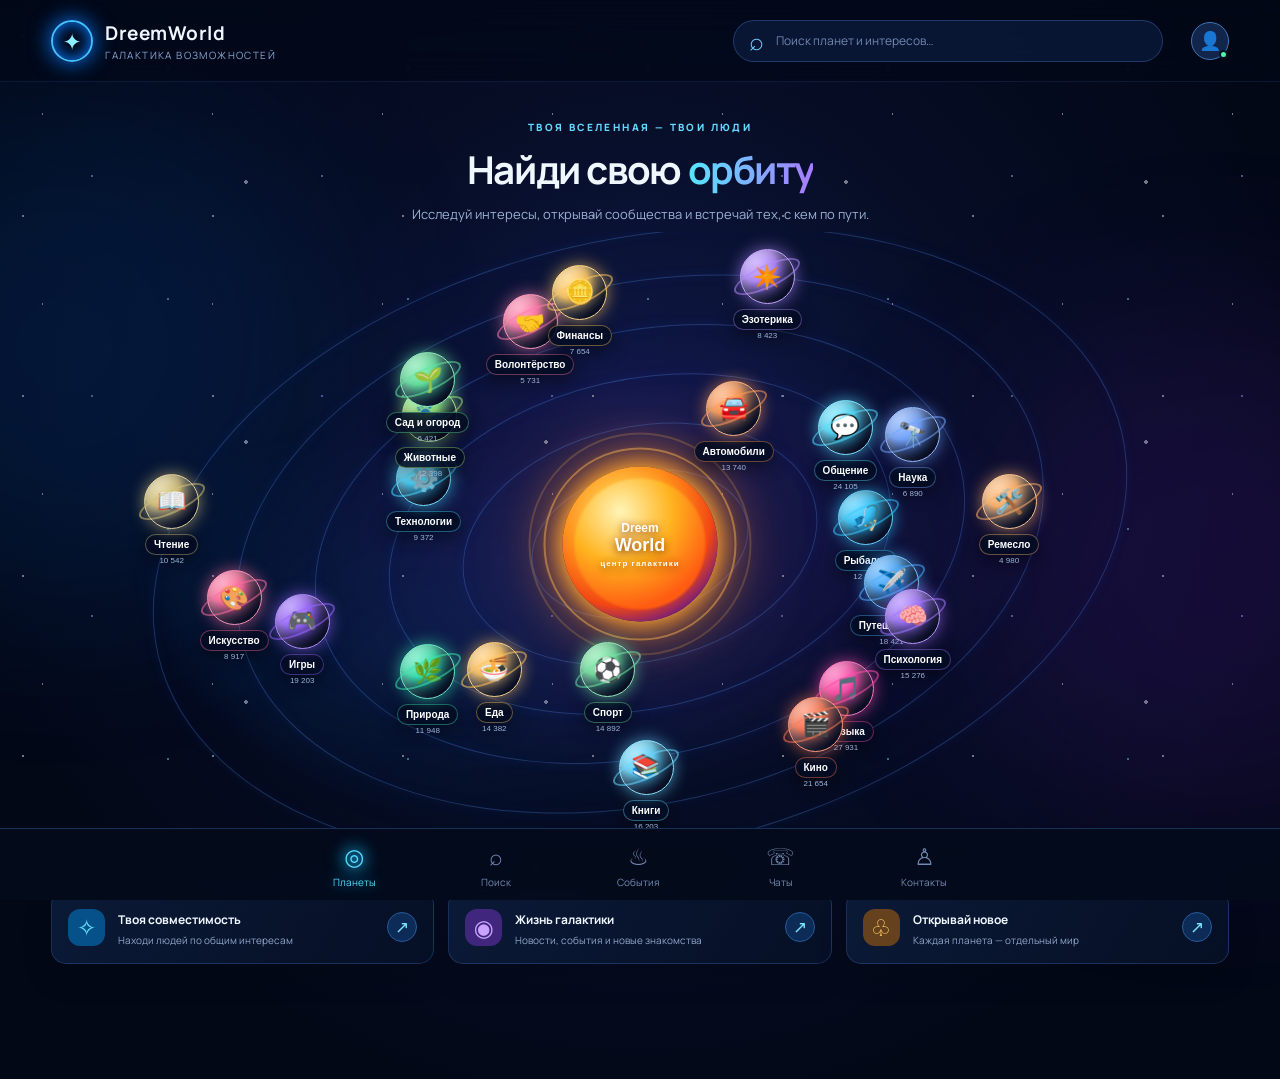
<file: html prototype/index.html>
<!doctype html>
<html lang="ru">
<head>
  <meta charset="utf-8">
  <meta name="viewport" content="width=device-width, initial-scale=1">
  <meta name="theme-color" content="#030817">
  <meta name="description" content="DreemWorld — интерактивная галактика интересов.">
  <title>DreemWorld — Галактика возможностей</title>
  <link rel="stylesheet" href="style.css">
</head>
<body>
  <div class="space-glow glow-one"></div><div class="space-glow glow-two"></div>
  <header class="topbar">
    <a class="brand" href="#" aria-label="DreemWorld — главная">
      <span class="brand-orbit">✦</span>
      <span><b>DreemWorld</b><small>Галактика возможностей</small></span>
    </a>
    <label class="search"><span>⌕</span><input id="planetSearch" type="search" placeholder="Поиск планет и интересов…" autocomplete="off"></label>
    <button class="profile" aria-label="Профиль">👤<i></i></button>
  </header>

  <main>
    <section class="intro">
      <p class="eyebrow">ТВОЯ ВСЕЛЕННАЯ — ТВОИ ЛЮДИ</p>
      <h1>Найди свою <span>орбиту</span></h1>
      <p class="intro-copy">Исследуй интересы, открывай сообщества и встречай тех, с кем по пути.</p>
    </section>

    <section class="galaxy-wrap" aria-label="Интерактивная галактика планет интересов">
      <div class="galaxy" id="galaxy">
        <div class="nebula"></div>
        <div class="orbit orbit-1"></div><div class="orbit orbit-2"></div>
        <div class="orbit orbit-3"></div><div class="orbit orbit-4"></div>
        <div class="orbit orbit-5"></div><div class="orbit orbit-6"></div>
        <button class="sun" id="sunButton" aria-label="Открыть центр галактики">
          <span class="sun-corona"></span><span class="sun-core"></span>
          <span class="sun-label">Dreem<span>World</span><small>центр галактики</small></span>
        </button>
        <div class="planet-layer" id="planetLayer"></div>
        <div class="galaxy-hint"><span class="hint-dot"></span> Нажми на планету, чтобы исследовать её</div>
      </div>
    </section>

    <section class="quick-panels">
      <article class="quick-card">
        <span class="quick-icon">✧</span><div><b>Твоя совместимость</b><p>Находи людей по общим интересам</p></div><button data-open="Поиск" class="arrow-btn" aria-label="Перейти к поиску">↗</button>
      </article>
      <article class="quick-card">
        <span class="quick-icon purple">◉</span><div><b>Жизнь галактики</b><p>Новости, события и новые знакомства</p></div><button data-open="События" class="arrow-btn" aria-label="Открыть события">↗</button>
      </article>
      <article class="quick-card">
        <span class="quick-icon gold">♧</span><div><b>Открывай новое</b><p>Каждая планета — отдельный мир</p></div><button id="randomPlanet" class="arrow-btn" aria-label="Случайная планета">↗</button>
      </article>
    </section>
  </main>

  <nav class="bottom-nav" aria-label="Основная навигация">
    <button class="active" data-nav="Планеты"><span>◎</span>Планеты</button>
    <button data-nav="Поиск"><span>⌕</span>Поиск</button>
    <button data-nav="События"><span>♨</span>События</button>
    <button data-nav="Чаты"><span>☏</span>Чаты</button>
    <button data-nav="Контакты"><span>♙</span>Контакты</button>
  </nav>

  <div class="modal-backdrop" id="modalBackdrop" hidden>
    <section class="planet-modal" role="dialog" aria-modal="true" aria-labelledby="modalTitle">
      <button class="close-modal" id="closeModal" aria-label="Закрыть">×</button>
      <div class="modal-hero" id="modalHero"><span class="modal-planet-icon" id="modalIcon">🎣</span><div><p class="eyebrow">МИР ИНТЕРЕСОВ</p><h2 id="modalTitle">Рыбалка</h2><p id="modalSubtitle">Природа, трофеи, эмоции</p><small id="modalMembers">12 842 участника</small></div></div>
      <div class="modal-tabs"><button class="selected">Главная</button><button data-tab="Виды">Виды интереса</button><button data-tab="Новости">Новости</button><button data-tab="Люди">Люди</button><button data-tab="События">События</button></div>
      <div class="modal-content">
        <article class="feature-story"><span class="story-art" id="storyArt">🌅</span><div><span class="story-tag">ИСТОРИЯ СООБЩЕСТВА</span><h3 id="storyTitle">Улов дня</h3><p id="storyText">Делись впечатлениями, задавай вопросы и находи единомышленников.</p><button class="primary-btn" id="joinCommunity">Войти в сообщество <span>→</span></button></div></article>
        <h3 class="section-heading" id="subsectionsHeading">Исследуй направления</h3>
        <div class="subtopic-grid" id="subtopicGrid"></div>
        <div class="modal-footer-note">Здесь могут появляться публикации участников, встречи, карта мест и тематические чаты.</div>
      </div>
    </section>
  </div>
  <div class="toast" id="toast" role="status" aria-live="polite"></div>
  <script src="app.js"></script>
</body>
</html>
</file>
<file: html prototype/style.css>
@import url('https://fonts.googleapis.com/css2?family=Manrope:wght@400;500;600;700;800&display=swap');
:root{--bg:#030817;--panel:rgba(8,20,48,.86);--line:rgba(91,155,255,.28);--cyan:#42d8ff;--text:#eff7ff;--muted:#91a8ca;--purple:#9a62ff}
*{box-sizing:border-box}html{scroll-behavior:smooth}body{margin:0;min-height:100vh;background:radial-gradient(ellipse at 50% 40%,#10194a 0,#060d25 38%,var(--bg) 76%);color:var(--text);font-family:Manrope,system-ui,sans-serif;overflow-x:hidden}
body:before{content:"";position:fixed;inset:0;pointer-events:none;opacity:.45;background-image:radial-gradient(1px 1px at 12% 20%,#fff 99%,transparent),radial-gradient(1px 1px at 70% 30%,#9bdcff 99%,transparent),radial-gradient(2px 2px at 82% 70%,#fff 99%,transparent),radial-gradient(1px 1px at 40% 80%,#a9b8ff 99%,transparent),radial-gradient(1px 1px at 25% 60%,#fff 99%,transparent);background-size:190px 180px,240px 230px,300px 260px,230px 220px,170px 190px;z-index:-1}
.space-glow{position:fixed;width:40vw;height:40vw;filter:blur(100px);opacity:.12;pointer-events:none;border-radius:50%;z-index:-1}.glow-one{background:#087bff;top:10%;left:-15%}.glow-two{background:#922bff;right:-15%;top:35%}
.topbar{height:82px;display:flex;align-items:center;gap:28px;padding:0 clamp(18px,4vw,64px);border-bottom:1px solid rgba(94,147,255,.13);background:rgba(3,8,23,.66);backdrop-filter:blur(18px);position:sticky;top:0;z-index:5}
.brand{display:flex;align-items:center;gap:12px;color:inherit;text-decoration:none;min-width:260px}.brand-orbit{display:grid;place-items:center;width:42px;height:42px;border:2px solid #42bfff;border-radius:50%;color:#8cf0ff;box-shadow:0 0 22px #087bff,inset 0 0 15px #087bff;font-size:23px}.brand b{display:block;font-size:19px;letter-spacing:.5px}.brand small{display:block;color:#8ba6d0;font-size:10px;margin-top:2px;letter-spacing:1.4px;text-transform:uppercase}
.search{margin-left:auto;display:flex;align-items:center;gap:10px;width:min(430px,45vw);height:42px;border:1px solid var(--line);border-radius:30px;background:rgba(11,25,58,.8);padding:0 15px;color:#70caff;font-size:25px}.search input{min-width:0;width:100%;outline:0;border:0;background:transparent;color:white;font:inherit;font-size:12px}.search input::placeholder{color:#7188b2}.profile{position:relative;border:1px solid #3d76bb;background:#12254b;width:38px;height:38px;border-radius:50%;font-size:18px}.profile i{position:absolute;right:0;bottom:0;width:9px;height:9px;border-radius:50%;background:#51f4a4;border:2px solid #081128}
main{max-width:1500px;margin:auto;padding:28px clamp(16px,4vw,60px) 115px}.intro{text-align:center;margin:10px auto 8px}.eyebrow{color:#63d9ff;font-size:10px;font-weight:800;letter-spacing:2.4px;margin:0 0 9px}.intro h1{font-size:clamp(26px,3vw,42px);margin:0;letter-spacing:-1.4px}.intro h1 span{background:linear-gradient(90deg,#54e7ff,#a97aff);color:transparent;background-clip:text}.intro-copy{color:#9bb0d2;font-size:13px;margin:9px 0}
.galaxy-wrap{display:flex;justify-content:center}.galaxy{position:relative;width:min(100%,1080px);height:clamp(430px,56vw,650px);min-height:430px;overflow:hidden;isolation:isolate}.nebula{position:absolute;inset:6% 5%;border-radius:50%;background:radial-gradient(ellipse,#6b39d42b 0,transparent 58%),radial-gradient(ellipse at 25% 65%,#087dff1c,transparent 40%);filter:blur(15px)}
.orbit{position:absolute;left:50%;top:48%;border:1px solid rgba(86,151,255,.28);border-radius:50%;transform:translate(-50%,-50%) rotate(-13deg);box-shadow:0 0 13px #315eff12,inset 0 0 15px #315eff0b}.orbit-1{width:220px;height:145px}.orbit-2{width:360px;height:235px}.orbit-3{width:510px;height:330px}.orbit-4{width:660px;height:425px}.orbit-5{width:820px;height:520px}.orbit-6{width:990px;height:610px}
.sun{position:absolute;left:50%;top:48%;transform:translate(-50%,-50%);width:clamp(105px,14vw,155px);aspect-ratio:1;border:0;border-radius:50%;background:radial-gradient(circle at 38% 32%,#fff9be 0,#ffd04d 15%,#ff8a19 42%,#f24713 63%,#7a1e76 78%,transparent 80%);box-shadow:0 0 22px #ffae31,0 0 55px #ff8b24,0 0 100px #ff6b1c66;cursor:pointer;z-index:2;animation:sunPulse 4s ease-in-out infinite}.sun:before,.sun:after{content:"";position:absolute;inset:-12%;border:2px solid #ffb74b77;border-radius:50%;animation:corona 14s linear infinite}.sun:after{inset:-22%;border-color:#ffb74b35;animation-direction:reverse;animation-duration:22s}.sun-core{position:absolute;inset:8%;border-radius:50%;background:radial-gradient(circle at 35% 25%,#fff5b8,#ffb31f 40%,#ff5c12 75%);filter:blur(1px)}.sun-label{position:absolute;inset:0;display:flex;align-items:center;justify-content:center;flex-direction:column;font-size:12px;font-weight:800;color:#fff;text-shadow:0 2px 8px #7b2800;z-index:1}.sun-label span{font-size:18px}.sun-label small{font-size:8px;letter-spacing:1px;margin-top:3px}.planet-layer{position:absolute;inset:0}
.planet{--planet-color:#48d9ff;position:absolute;left:50%;top:48%;width:88px;height:94px;display:flex;flex-direction:column;align-items:center;gap:5px;transform:translate(-50%,-50%);border:0;background:none;color:white;cursor:pointer;z-index:3;transition:filter .25s;animation:planetFloat 4s ease-in-out infinite}.planet:hover,.planet:focus-visible{filter:brightness(1.3);z-index:4;outline:none}.planet:hover .planet-ball{transform:scale(1.13);box-shadow:0 0 28px var(--planet-color),inset -8px -8px 17px #0009}.planet-ball{position:relative;display:grid;place-items:center;width:55px;height:55px;border-radius:50%;font-size:24px;border:1px solid color-mix(in srgb,var(--planet-color),white 25%);background:radial-gradient(circle at 30% 25%,color-mix(in srgb,var(--planet-color),white 35%),var(--planet-color) 34%,#101b48 76%);box-shadow:0 0 16px color-mix(in srgb,var(--planet-color),transparent 35%),inset -8px -8px 17px #0009,inset 5px 5px 12px #ffffff55;transition:.25s}.planet-ball:after{content:"";position:absolute;width:68px;height:19px;border:2px solid color-mix(in srgb,var(--planet-color),transparent 22%);border-radius:50%;transform:rotate(-25deg);opacity:.7}.planet-name{font-size:10px;font-weight:800;white-space:nowrap;padding:4px 8px;border:1px solid color-mix(in srgb,var(--planet-color),transparent 60%);border-radius:15px;background:rgba(4,13,36,.9);box-shadow:0 5px 18px #0007}.planet-count{font-size:8px;color:#9cb5da;margin-top:-4px;white-space:nowrap}.planet.hidden{display:none}
.galaxy-hint{position:absolute;bottom:10px;left:50%;transform:translateX(-50%);color:#819bc5;font-size:10px;white-space:nowrap}.hint-dot{display:inline-block;width:6px;height:6px;background:#53e6ff;border-radius:50%;box-shadow:0 0 8px #53e6ff;margin-right:6px}
.quick-panels{display:grid;grid-template-columns:repeat(3,1fr);gap:14px;margin-top:8px}.quick-card{display:flex;align-items:center;gap:13px;padding:16px;border:1px solid rgba(81,141,240,.25);border-radius:15px;background:linear-gradient(120deg,#0c1c3bdf,#071127d9);box-shadow:0 12px 32px #0002}.quick-icon{display:grid;place-items:center;flex-shrink:0;width:37px;height:37px;border-radius:12px;background:#07518a;color:#65e4ff;font-size:23px}.quick-icon.purple{background:#40277d;color:#c9a3ff}.quick-icon.gold{background:#65411d;color:#ffd16a}.quick-card b{font-size:12px}.quick-card p{font-size:10px;color:#91a7ca;margin:4px 0 0}.arrow-btn{margin-left:auto;flex-shrink:0;width:30px;height:30px;border:1px solid #275b9c;border-radius:50%;background:#0c2b56;color:#7de6ff;font-size:17px;cursor:pointer}.bottom-nav{position:fixed;z-index:6;bottom:0;left:0;right:0;display:flex;justify-content:center;gap:clamp(10px,7vw,100px);padding:10px 12px max(10px,env(safe-area-inset-bottom));background:#040b1beF;border-top:1px solid #24518b88;backdrop-filter:blur(18px)}.bottom-nav button{display:flex;flex-direction:column;align-items:center;gap:3px;border:0;background:none;color:#738ab2;font:inherit;font-size:10px;min-width:50px;cursor:pointer}.bottom-nav button span{font-size:23px}.bottom-nav button.active{color:#57dcff;text-shadow:0 0 15px #21baff}.bottom-nav button.active span{filter:drop-shadow(0 0 8px #00bfff)}
.modal-backdrop{position:fixed;inset:0;z-index:20;display:grid;place-items:center;padding:18px;background:#020611d9;backdrop-filter:blur(12px);overflow-y:auto}.modal-backdrop[hidden]{display:none}.planet-modal{position:relative;width:min(900px,100%);max-height:min(90vh,900px);overflow:auto;border:1px solid #3376bb88;border-radius:22px;background:linear-gradient(145deg,#0b1b3b,#050b1d 70%);box-shadow:0 0 70px #166bff22}.close-modal{position:absolute;right:16px;top:14px;z-index:2;border:1px solid #80baff55;border-radius:50%;width:35px;height:35px;background:#06152ccc;color:#fff;font-size:24px;cursor:pointer}.modal-hero{display:flex;align-items:center;gap:20px;padding:28px 28px 22px;background:radial-gradient(ellipse at 20% 0,#0c5a9b77,transparent 60%),linear-gradient(90deg,#0a1b3a,#0b1330)}.modal-planet-icon{display:grid;place-items:center;flex-shrink:0;width:82px;height:82px;border:1px solid #56cfff;border-radius:50%;font-size:38px;background:radial-gradient(circle at 30% 20%,#5be8ff,#14509e 60%,#07132b);box-shadow:0 0 30px #128dff88}.modal-hero h2{margin:0;font-size:clamp(24px,4vw,36px)}.modal-hero p:not(.eyebrow){color:#afc3e5;margin:6px 0;font-size:13px}.modal-hero small{color:#63e9b0;font-size:11px}.modal-tabs{display:flex;gap:5px;padding:0 20px 14px;border-bottom:1px solid #31527c66;overflow-x:auto}.modal-tabs button{white-space:nowrap;border:0;border-radius:20px;padding:10px 14px;background:transparent;color:#94add2;font:inherit;font-size:11px;cursor:pointer}.modal-tabs button.selected,.modal-tabs button:hover{background:#087bd7;color:#fff;box-shadow:0 0 15px #087bd744}.modal-content{padding:20px 24px 24px}.feature-story{display:grid;grid-template-columns:150px 1fr;gap:18px;align-items:center;padding:16px;border:1px solid #3674b355;border-radius:15px;background:linear-gradient(110deg,#0c2c52,#0b1630)}.story-art{display:grid;place-items:center;min-height:130px;border-radius:11px;font-size:60px;background:radial-gradient(circle at 50% 40%,#1a74b9,#08152f 70%)}.story-tag{font-size:9px;letter-spacing:1.5px;color:#5be2ff;font-weight:800}.feature-story h3{margin:6px 0;font-size:19px}.feature-story p{font-size:12px;color:#9cb2d6;line-height:1.6;margin:0 0 12px}.primary-btn{border:0;border-radius:22px;background:linear-gradient(90deg,#087fe8,#7353ff);color:white;padding:10px 16px;font:inherit;font-size:11px;font-weight:800;cursor:pointer}.primary-btn span{margin-left:12px}.section-heading{font-size:15px;margin:23px 0 12px}.subtopic-grid{display:grid;grid-template-columns:repeat(4,1fr);gap:10px}.subtopic{border:1px solid #315c8b88;border-radius:12px;padding:14px 10px;background:#0b1b36;text-align:left;color:white;cursor:pointer;transition:.2s}.subtopic:hover{border-color:#4cdcff;transform:translateY(-2px);background:#10284b}.subtopic span{font-size:23px;display:block;margin-bottom:8px}.subtopic b{font-size:11px;display:block}.subtopic small{font-size:9px;color:#8ea8ce;display:block;margin-top:4px}.modal-footer-note{font-size:10px;color:#6f89b4;line-height:1.6;margin-top:18px}.toast{position:fixed;z-index:30;left:50%;bottom:85px;transform:translate(-50%,20px);opacity:0;pointer-events:none;padding:12px 18px;border:1px solid #3a9cdb;border-radius:30px;background:#0b1d3a;color:#e9f9ff;font-size:12px;box-shadow:0 0 30px #007bff33;transition:.25s}.toast.show{opacity:1;transform:translate(-50%,0)}
@keyframes sunPulse{0%,100%{filter:brightness(1)}50%{filter:brightness(1.16)}}@keyframes corona{to{transform:rotate(360deg)}}@keyframes planetFloat{0%,100%{margin-top:0}50%{margin-top:-5px}}
@media(max-width:800px){.topbar{height:68px;gap:12px;padding:0 14px}.brand{min-width:0}.brand b{font-size:16px}.brand small{font-size:8px}.brand-orbit{width:35px;height:35px}.search{width:auto;flex:1}.search input{font-size:10px}.profile{width:34px;height:34px}.intro{margin-top:20px}.intro-copy{max-width:360px;margin-left:auto;margin-right:auto;line-height:1.6}.galaxy{height:clamp(460px,115vw,570px);min-height:460px}.orbit-1{width:150px;height:100px}.orbit-2{width:240px;height:160px}.orbit-3{width:330px;height:220px}.orbit-4{width:420px;height:280px}.orbit-5{width:510px;height:340px}.orbit-6{width:600px;height:400px}.planet{width:66px;height:78px}.planet-ball{width:43px;height:43px;font-size:19px}.planet-ball:after{width:53px;height:14px}.planet-name{font-size:8px;padding:3px 6px}.planet-count{font-size:7px}.sun{width:100px}.sun-label{font-size:9px}.sun-label span{font-size:14px}.sun-label small{font-size:6px}.quick-panels{grid-template-columns:1fr;gap:8px}.quick-card{padding:12px}.quick-card p{font-size:10px}.bottom-nav{gap:0;justify-content:space-around}.bottom-nav button{min-width:44px}.bottom-nav button span{font-size:21px}.feature-story{grid-template-columns:90px 1fr;gap:12px;padding:12px}.story-art{min-height:110px;font-size:42px}.modal-content{padding:14px}.modal-hero{padding:25px 16px 18px;gap:12px}.modal-planet-icon{width:60px;height:60px;font-size:30px}.modal-tabs{padding-left:10px}.subtopic-grid{grid-template-columns:repeat(2,1fr)}}
@media(max-width:390px){.brand small{display:none}.search{padding:0 10px}.galaxy{margin-left:-12px;margin-right:-12px}.planet{transform:translate(-50%,-50%) scale(.9)}.modal-hero h2{font-size:23px}.modal-hero p:not(.eyebrow){font-size:11px}}
@media(prefers-reduced-motion:reduce){*,*:before,*:after{animation-duration:.01ms!important;animation-iteration-count:1!important;scroll-behavior:auto!important;transition:none!important}}
</file>
